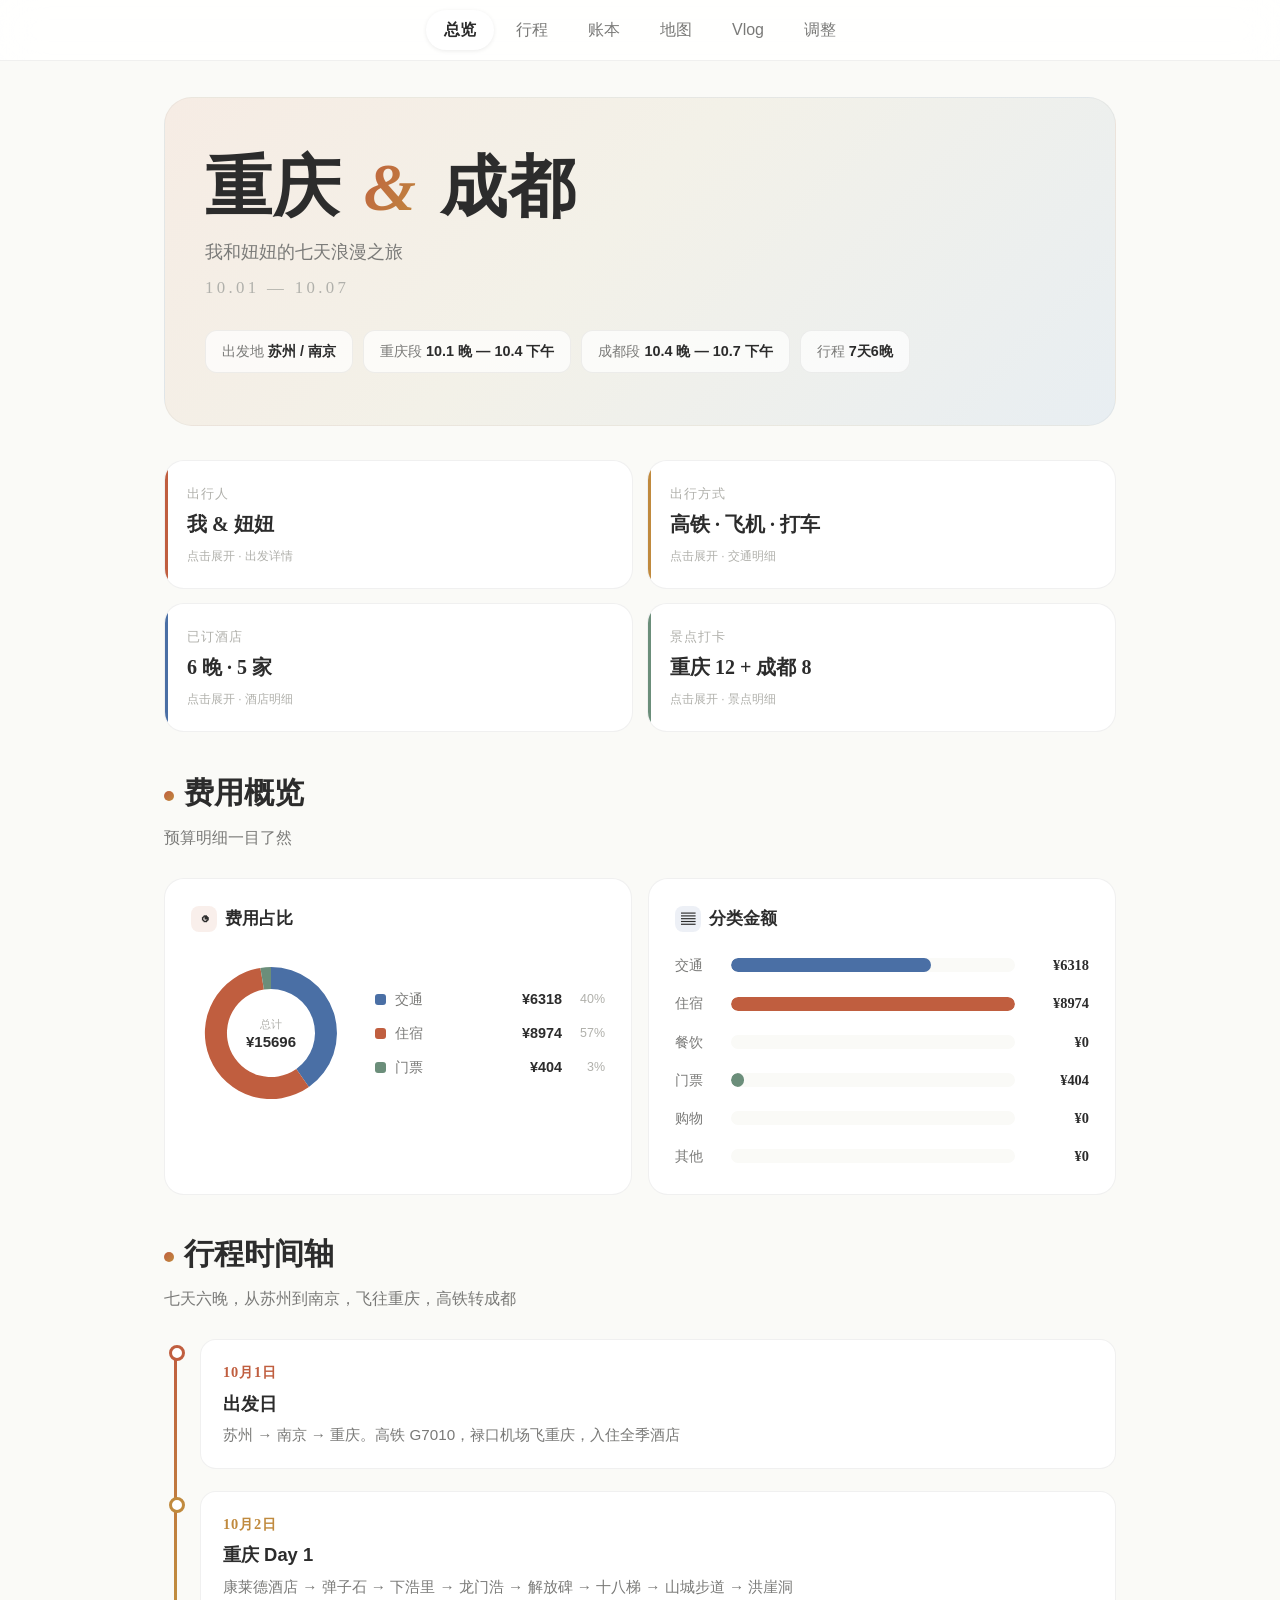
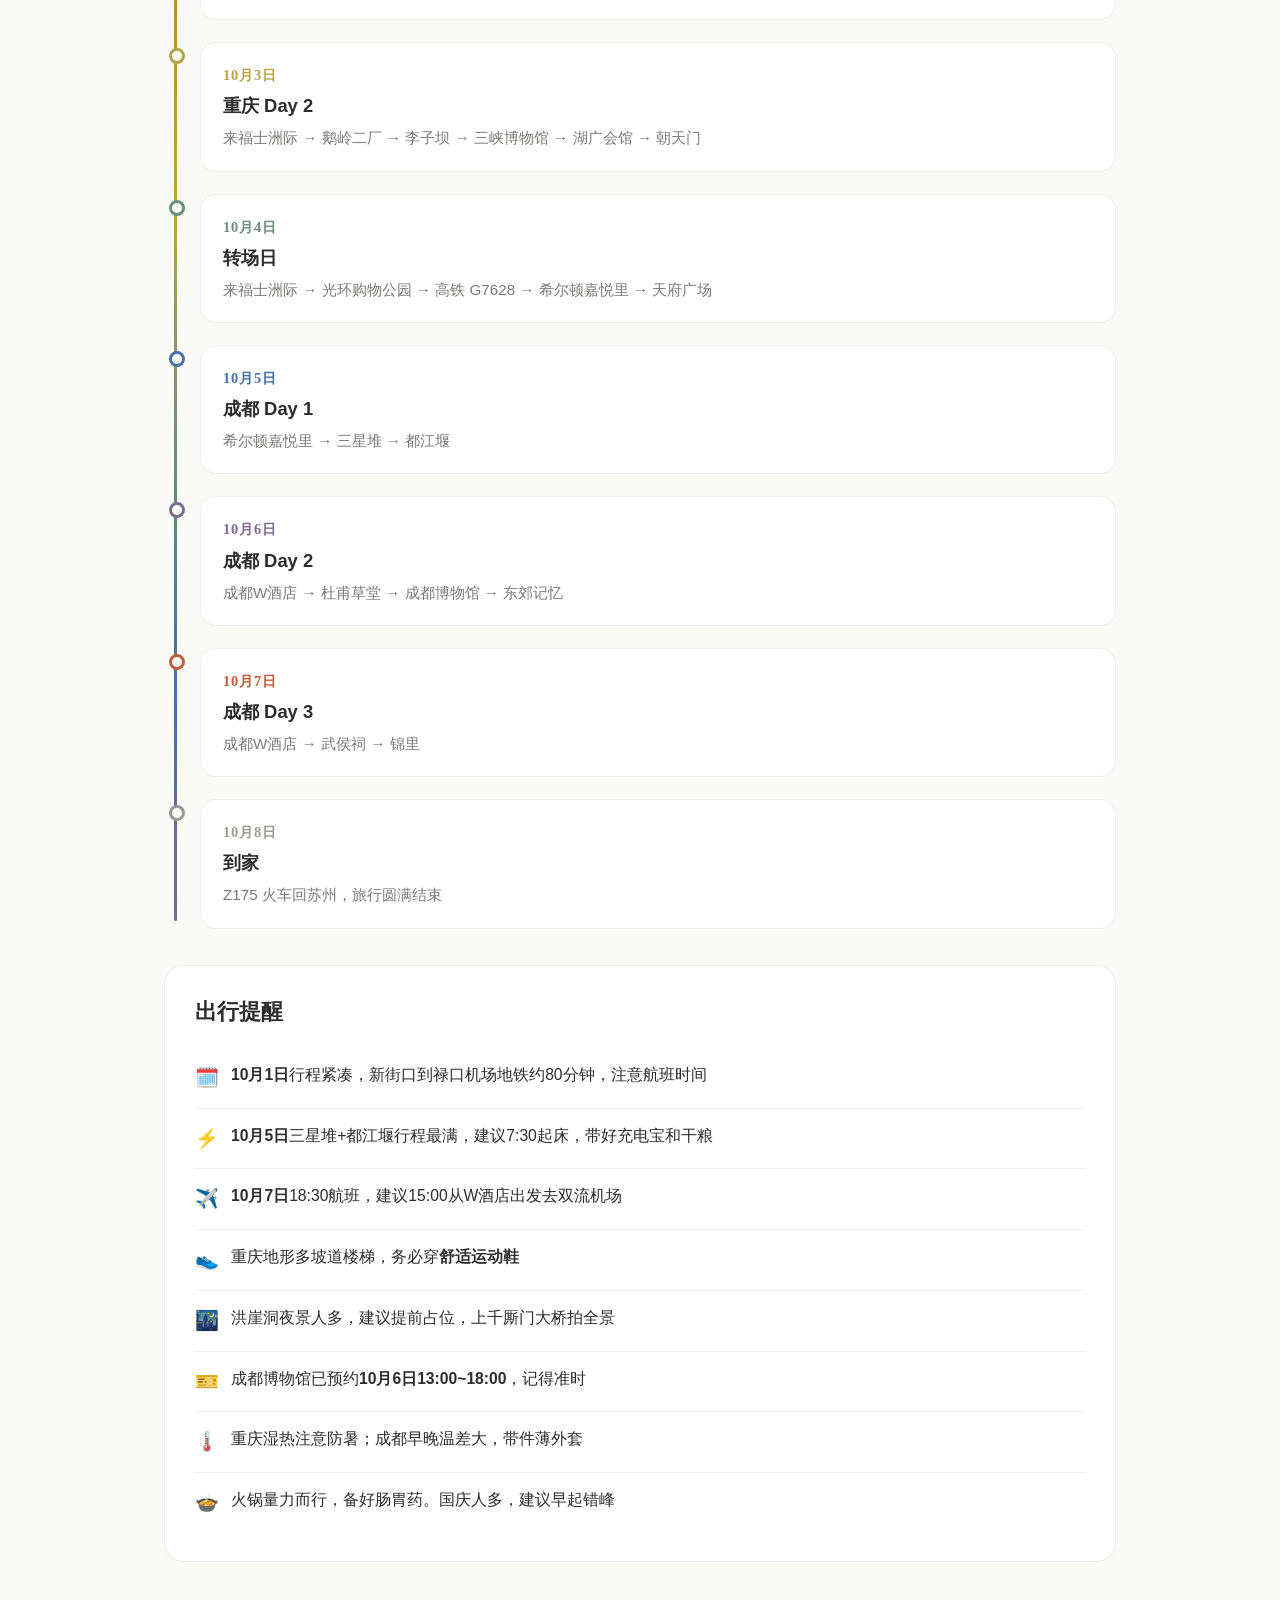
<file: index.html>
<!DOCTYPE html>
<html lang="zh-CN">
<head>
  <meta charset="UTF-8">
  <meta name="viewport" content="width=device-width, initial-scale=1.0, maximum-scale=1.0, user-scalable=no, viewport-fit=cover">
  <meta name="apple-mobile-web-app-capable" content="yes">
  <meta name="theme-color" content="#fafaf7">
  <title>2026 国庆旅行 · 重庆成都</title>
  <link rel="stylesheet" href="style.css">
</head>
<body>
  <div class="modal-bg" id="modalBg"><div class="modal-box"><h3 id="modalTitle">添加备注</h3><textarea id="modalInput" placeholder="输入内容..."></textarea><div class="modal-btns"><button class="btn-secondary" id="modalCancel">取消</button><button class="btn-primary" id="modalSave">保存</button></div></div></div>
  <nav class="glass-nav" id="nav"><div class="nav-inner">
      <button class="nav-btn active" data-tab="overview">总览</button>
      <button class="nav-btn" data-tab="daily">行程</button>
      <button class="nav-btn" data-tab="ledger">账本</button>
      <button class="nav-btn" data-tab="map">地图</button>
      <button class="nav-btn" data-tab="vlog">Vlog</button>
      <button class="nav-btn" data-tab="adjust">调整</button>
  </div></nav>
  <section id="overview" class="section active">
    <div class="banner"><div class="banner-badge" style="display:none"></div><h1>重庆 <span class="amp">&</span> 成都</h1><p class="banner-sub">我和妞妞的七天浪漫之旅</p><p class="banner-date">10.01 — 10.07</p><div class="banner-meta"><span class="banner-chip">出发地 <b>苏州 / 南京</b></span><span class="banner-chip">重庆段 <b>10.1 晚 — 10.4 下午</b></span><span class="banner-chip">成都段 <b>10.4 晚 — 10.7 下午</b></span><span class="banner-chip">行程 <b>7天6晚</b></span></div></div>
    <div class="info-grid">
      <details class="info-cell"><summary><span class="k">出行人</span><span class="v">我 &amp; 妞妞</span><span class="hint">点击展开 · 出发详情</span></summary><div class="info-detail"><div class="item"><span class="n">我</span><span class="p">从苏州工业园区出发</span></div><div class="item"><span class="n">妞妞</span><span class="p">从南京出发</span></div><div class="item"><span class="n">汇合</span><span class="p">10月1日 南京站</span></div></div></details>
      <details class="info-cell"><summary><span class="k">出行方式</span><span class="v">高铁 · 飞机 · 打车</span><span class="hint">点击展开 · 交通明细</span></summary><div class="info-detail"><div class="item"><span class="n"><span class="tag-mini tag-transport">高铁</span>5 程</span><span class="p"><b>¥684.5</b></span></div><div class="item"><span class="n"><span class="tag-mini tag-transport">飞机</span>2 程</span><span class="p"><b>¥5102</b></span></div><div class="item"><span class="n"><span class="tag-mini tag-transport">打车</span>9 程</span><span class="p"><b>¥465</b></span></div><div class="item"><span class="n"><span class="tag-mini tag-transport">地铁</span>5 程</span><span class="p"><b>¥41</b></span></div><div class="item"><span class="n"><span class="tag-mini tag-transport">大巴</span>1 程</span><span class="p"><b>¥25</b></span></div></div></details>
      <details class="info-cell"><summary><span class="k">已订酒店</span><span class="v">6 晚 · 5 家</span><span class="hint">点击展开 · 酒店明细</span></summary><div class="info-detail"><div class="item"><span class="n">10.1 全季机场店</span><span class="p"><b>¥401</b></span></div><div class="item"><span class="n">10.1 南京钟点房</span><span class="p"><b>¥205</b></span></div><div class="item"><span class="n">10.2 康莱德</span><span class="p"><b>¥2722</b></span></div><div class="item"><span class="n">10.3 来福士洲际</span><span class="p"><b>¥2270</b></span></div><div class="item"><span class="n">10.4-5 希尔顿嘉悦里</span><span class="p"><b>¥1942</b></span></div><div class="item"><span class="n">10.6 成都W酒店</span><span class="p"><b>¥1434</b></span></div></div></details>
      <details class="info-cell"><summary><span class="k">景点打卡</span><span class="v">重庆 12 + 成都 8</span><span class="hint">点击展开 · 景点明细</span></summary><div class="info-detail"><div class="item"><span class="n">重庆</span><span class="p">解放碑 · 洪崖洞 · 十八梯 · 山城步道 · 弹子石 · 下浩里 · 龙门浩 · 湖广会馆 · 鹅岭二厂 · 李子坝 · 三峡博物馆 · 光环购物公园</span></div><div class="item"><span class="n">成都</span><span class="p">三星堆 · 都江堰 · 杜甫草堂 · 成都博物馆 · 东郊记忆 · 武侯祠 · 锦里 · 天府广场</span></div></div></details>
    </div>
    <h2 class="sec-title"><span class="dot"></span>费用概览</h2><p class="sec-sub">预算明细一目了然</p>
    <div class="charts-row"><div class="chart-panel"><h3><span class="ic" style="background:rgba(192,94,63,0.1)">◔</span> 费用占比</h3><div id="pieBox"></div></div><div class="chart-panel"><h3><span class="ic" style="background:rgba(74,111,165,0.1)">▤</span> 分类金额</h3><div id="barBox"></div></div></div>
    <h2 class="sec-title"><span class="dot"></span>行程时间轴</h2><p class="sec-sub">七天六晚，从苏州到南京，飞往重庆，高铁转成都</p>
    <div class="timeline" id="timelineBox"></div>
    <div class="tips-section"><h3>出行提醒</h3>
    <div id="tipsBox"></div>
    </div>
  </section>
  <section id="daily" class="section">
    <h2 class="sec-title"><span class="dot"></span>每日行程</h2><p class="sec-sub">基于地理位置规划的科学线路 · 天气为10月当地预计</p>
    <div id="routesBox"></div>
    <h2 class="sec-title" style="margin-top:36px"><span class="dot"></span>详细日程</h2>
    <div id="daysBox"></div>
  </section>
  <section id="ledger" class="section">
    <h2 class="sec-title"><span class="dot"></span>旅行账本</h2><p class="sec-sub">记录每一笔花费，心中有数</p>
    <div class="ledger-summary"><div class="total-card"><div class="label" id="totalLabel">已记录总费用</div><div class="amount" id="totalAmount">¥0</div><div class="sub" id="totalSub"></div></div><div class="chart-card" id="categoryChart"></div></div>
    <div class="add-form"><h3>添加费用</h3><div class="form-grid">
      <div class="form-field"><label>日期</label><select id="expenseDate"><option value="10/1">10月1日</option><option value="10/2">10月2日</option><option value="10/3">10月3日</option><option value="10/4">10月4日</option><option value="10/5">10月5日</option><option value="10/6">10月6日</option><option value="10/7">10月7日</option><option value="10/8">10月8日</option><option value="预备">预备/其他</option></select></div>
      <div class="form-field"><label>类别</label><select id="expenseCategory"><option value="交通">交通</option><option value="住宿">住宿</option><option value="餐饮">餐饮</option><option value="门票">门票</option><option value="购物">购物</option><option value="其他">其他</option></select></div>
      <div class="form-field"><label>项目</label><input type="text" id="expenseItem" placeholder="例如：重庆火锅"></div>
      <div class="form-field"><label>金额</label><input type="number" id="expenseAmount" placeholder="0"></div>
    </div><button class="btn-primary" onclick="addExpense()">添加费用</button></div>
    <div class="filter-bar"><button class="filter-pill active" data-filter="all">全部</button><button class="filter-pill" data-filter="交通">交通</button><button class="filter-pill" data-filter="住宿">住宿</button><button class="filter-pill" data-filter="餐饮">餐饮</button><button class="filter-pill" data-filter="门票">门票</button><button class="filter-pill" data-filter="购物">购物</button><button class="filter-pill" data-filter="其他">其他</button></div>
    <div class="ledger-table-wrap"><table class="ledger-table"><thead><tr><th>日期</th><th>类别</th><th>项目</th><th>金额</th><th></th></tr></thead><tbody id="ledgerTableBody"></tbody></table></div>
  </section>
  <section id="map" class="section">
    <h2 class="sec-title"><span class="dot"></span>旅行地图</h2><p class="sec-sub">按天分组 · 数字代表游览顺序 · 图标为景点标志性元素</p>
    <div id="mapBox"></div>
  </section>
  <section id="vlog" class="section">
    <h2 class="sec-title"><span class="dot"></span>Vlog 素材</h2><p class="sec-sub">每日拍摄重点，回来帮你剪视频</p>
    <div id="vlogBox"></div>
    <div class="vlog-upload-card"><h3>📤 素材收集</h3><p>旅行结束后，把照片和视频打包发给我，我来帮你：</p><ul><li>挑选最佳镜头和精彩片段</li><li>配上合适的BGM（重庆川渝风 / 成都休闲风）</li><li>添加有趣的字幕和转场效果</li><li>生成完整的旅行vlog视频</li></ul><p class="vlog-tip">💡 拍摄建议：每天拍3~5段短视频（每段10~30秒），比拍长视频更容易剪辑</p></div>
  </section>
  <section id="adjust" class="section">
    <h2 class="sec-title"><span class="dot"></span>行程调整</h2><p class="sec-sub">输入文字，智能调整行程计划，所有页面同步更新</p>
    <div class="adjust-hero"><div class="ic">✨</div><div><h3>智能行程助手</h3><p>用自然语言描述你的调整需求</p></div></div>
    <div class="adjust-input-group"><textarea id="adjustInput" placeholder="例如：10月5日不去三星堆了，改去熊猫基地&#10;10月2日增加春熙路，晚上去吃火锅"></textarea><button onclick="applyAdjust()">应用调整</button></div>
    <div class="quick-chips">
      <button onclick="setAdjustText('10月5日不去三星堆了')">🗑️ 删除三星堆</button>
      <button onclick="setAdjustText('10月2日增加春熙路')">➕ 增加春熙路</button>
      <button onclick="setAdjustText('10月7日去人民公园喝茶')">🍵 人民公园喝茶</button>
      <button onclick="setAdjustText('10月3日增加火锅')">🍲 加火锅</button>
      <button onclick="resetTrip()">🔄 恢复默认行程</button>
    </div>
    <div class="result-box" id="adjustResult"><h4>调整结果</h4><p>输入指令后点击应用查看结果</p></div>
    <div class="tips-section" style="margin-top:28px"><h3>支持的指令格式</h3>
      <div class="tip-item"><span class="tip-icon">🗑️</span><span><strong>删除景点：</strong>10月5日不去三星堆了、删掉都江堰</span></div>
      <div class="tip-item"><span class="tip-icon">➕</span><span><strong>增加景点：</strong>10月2日增加春熙路、添加熊猫基地</span></div>
      <div class="tip-item"><span class="tip-icon">🔄</span><span><strong>替换景点：</strong>10月5日三星堆改成熊猫基地</span></div>
      <div class="tip-item"><span class="tip-icon">📝</span><span><strong>自由备注：</strong>10月6日中午吃火锅、记得带充电宝</span></div>
    </div>
  </section>
  <script src="data.js"></script>
  <script src="app.js"></script>
</body>
</html>
</file>
<file: style.css>
/* 复用 CSS（莫兰迪配色 + 手风琴 + 流程图） */
:root{--bg:#fafaf7;--card:#ffffff;--text:#2c2c2c;--text2:#7a7a78;--text3:#b0b0ab;--sep:rgba(0,0,0,0.06);--sep2:rgba(0,0,0,0.12);--red:#c05e3f;--orange:#c08a3e;--gold:#b8a24c;--green:#6b8e7a;--blue:#4a6fa5;--purple:#7e6b8f;--pink:#b87b8b;--font-display:"Songti SC","Noto Serif SC","STSong",Georgia,"Times New Roman",serif;--font-body:-apple-system,BlinkMacSystemFont,"PingFang SC","Helvetica Neue","Microsoft YaHei",sans-serif;--shadow:0 2px 20px rgba(0,0,0,0.04);--radius:20px}
*{margin:0;padding:0;box-sizing:border-box;-webkit-tap-highlight-color:transparent}
html{-webkit-text-size-adjust:100%;scroll-behavior:smooth}
body{font-family:var(--font-body);background:var(--bg);color:var(--text);font-size:17px;line-height:1.68;-webkit-font-smoothing:antialiased;padding-bottom:env(safe-area-inset-bottom);overflow-x:hidden}
.glass-nav{position:sticky;top:0;z-index:1000;background:rgba(255,255,255,0.86);backdrop-filter:blur(20px) saturate(180%);-webkit-backdrop-filter:blur(20px) saturate(180%);border-bottom:1px solid var(--sep)}
.nav-inner{max-width:1000px;margin:0 auto;display:flex;align-items:center;justify-content:center;gap:4px;padding:10px 16px;overflow-x:auto;-webkit-overflow-scrolling:touch;scrollbar-width:none}
.nav-inner::-webkit-scrollbar{display:none}
.nav-btn{padding:9px 18px;border:none;background:transparent;font-size:1rem;font-weight:500;color:var(--text2);cursor:pointer;white-space:nowrap;border-radius:100px;transition:all .25s;user-select:none;min-height:40px}
.nav-btn.active{color:var(--text);background:#fff;box-shadow:0 1px 4px rgba(0,0,0,0.08);font-weight:600}
.section{display:none;max-width:1000px;margin:0 auto;padding:36px 24px 60px;animation:fiu .5s ease-out}
.section.active{display:block}
@keyframes fiu{from{opacity:0;transform:translateY(16px)}to{opacity:1;transform:translateY(0)}}
.banner{position:relative;border-radius:28px;padding:52px 40px;margin-bottom:34px;background:linear-gradient(135deg,#f6ece4 0%,#f3f1e8 45%,#e8eef2 100%);overflow:hidden;border:1px solid rgba(0,0,0,0.04)}
.banner h1{position:relative;z-index:1;font-family:var(--font-display);font-size:clamp(2.9rem,7vw,4.2rem);font-weight:700;letter-spacing:0.01em;line-height:1.12;margin-bottom:12px;color:var(--text)}
.banner h1 .amp{background:linear-gradient(120deg,#c05e3f,#c08a3e);-webkit-background-clip:text;-webkit-text-fill-color:transparent;background-clip:text;font-style:italic;font-family:Georgia,serif;padding:0 6px}
.banner-sub{position:relative;z-index:1;font-size:1.15rem;color:var(--text2);margin-bottom:6px}
.banner-date{position:relative;z-index:1;font-family:var(--font-display);font-size:1.05rem;color:var(--text3);letter-spacing:0.2em}
.banner-meta{position:relative;z-index:1;margin-top:28px;display:flex;gap:10px;flex-wrap:wrap}
.banner-chip{background:rgba(255,255,255,0.7);border:1px solid var(--sep);padding:8px 16px;border-radius:12px;font-size:0.9rem;color:var(--text2)}
.banner-chip b{color:var(--text);font-weight:600}
.sec-title{font-family:var(--font-display);font-size:1.9rem;font-weight:700;margin-bottom:6px;color:var(--text)}
.sec-sub{font-size:1rem;color:var(--text2);margin-bottom:26px}
.sec-title .dot{display:inline-block;width:10px;height:10px;border-radius:50%;margin-right:10px;background:linear-gradient(135deg,#c05e3f,#c08a3e);vertical-align:middle}

/* 手风琴信息卡 */
.info-grid{display:grid;grid-template-columns:repeat(2,1fr);gap:14px;margin-bottom:36px}
details.info-cell{background:var(--card);border-radius:var(--radius);border:1px solid var(--sep);position:relative;overflow:hidden}
details.info-cell::before{content:"";position:absolute;left:0;top:0;bottom:0;width:3px;background:#c05e3f}
details.info-cell:nth-child(2)::before{background:#c08a3e}
details.info-cell:nth-child(3)::before{background:#4a6fa5}
details.info-cell:nth-child(4)::before{background:#6b8e7a}
details.info-cell summary{list-style:none;cursor:pointer;padding:22px;display:flex;flex-direction:column;gap:4px;user-select:none}
details.info-cell summary::-webkit-details-marker{display:none}
details.info-cell summary .k{font-size:0.8rem;color:var(--text3);letter-spacing:0.08em;text-transform:uppercase}
details.info-cell summary .v{font-family:var(--font-display);font-size:1.25rem;font-weight:600}
details.info-cell summary .hint{font-size:0.75rem;color:var(--text3)}
.info-detail{padding:0 22px 22px;border-top:1px dashed var(--sep2);padding-top:16px;margin-top:4px}
.info-detail .item{display:flex;justify-content:space-between;gap:10px;padding:7px 0;font-size:0.9rem;border-bottom:1px solid var(--sep)}
.info-detail .item:last-child{border-bottom:none}
.info-detail .n{color:var(--text2)}
.info-detail .p{color:var(--text);font-weight:500;text-align:right}
.info-detail .p b{color:#c05e3f;font-weight:600}
.tag-mini{font-size:0.72rem;padding:2px 8px;border-radius:6px;margin-right:6px}

/* 图表 */
.charts-row{display:grid;grid-template-columns:1fr 1fr;gap:16px;margin-bottom:34px}
.chart-panel{background:var(--card);border-radius:var(--radius);padding:26px;border:1px solid var(--sep)}
.chart-panel h3{font-size:1.05rem;font-weight:600;margin-bottom:20px;display:flex;align-items:center;gap:8px}
.chart-panel h3 .ic{width:26px;height:26px;border-radius:8px;display:inline-flex;align-items:center;justify-content:center;font-size:0.9rem}
#pieBox{display:flex;align-items:center;gap:24px;flex-wrap:wrap;justify-content:center}
#pieLegend{flex:1;min-width:150px;display:flex;flex-direction:column;gap:10px}
.pie-leg{display:flex;align-items:center;gap:9px;font-size:0.9rem;color:var(--text2)}
.pie-leg .sw{width:11px;height:11px;border-radius:3px;flex-shrink:0}
.pie-leg b{color:var(--text);margin-left:auto;font-variant-numeric:tabular-nums;font-weight:600}
.pie-leg .pct{font-size:0.78rem;color:var(--text3);min-width:34px;text-align:right}
#barBox{display:flex;flex-direction:column;gap:14px}
.bar-row{display:flex;align-items:center;gap:12px;font-size:0.9rem}
.bar-row .lbl{min-width:44px;color:var(--text2)}
.bar-row .trk{flex:1;height:14px;background:var(--bg);border-radius:7px;overflow:hidden}
.bar-row .fill{height:100%;border-radius:7px;transition:width .6s cubic-bezier(0.4,0,0.2,1)}
.bar-row .val{min-width:62px;text-align:right;font-weight:600;font-variant-numeric:tabular-nums;font-family:var(--font-display)}

/* 时间轴 */
.timeline{position:relative;padding-left:36px;margin-bottom:36px}
.timeline::before{content:"";position:absolute;left:10px;top:8px;bottom:8px;width:3px;background:linear-gradient(180deg,#c05e3f,#c08a3e,#b8a24c,#6b8e7a,#4a6fa5,#7e6b8f);border-radius:2px}
.timeline-item{position:relative;padding-bottom:22px}
.timeline-item:last-child{padding-bottom:0}
.timeline-dot{position:absolute;left:-31px;top:6px;width:16px;height:16px;background:#fff;border:3px solid #c05e3f;border-radius:50%}
.timeline-content{background:var(--card);border-radius:16px;padding:20px 22px;border:1px solid var(--sep)}
.timeline-date{font-family:var(--font-display);font-size:0.9rem;font-weight:600;color:#c05e3f;letter-spacing:0.06em;margin-bottom:4px}
.timeline-title{font-size:1.15rem;font-weight:600;margin-bottom:4px}
.timeline-detail{font-size:0.95rem;color:var(--text2);line-height:1.6}
.tips-section{background:var(--card);border-radius:var(--radius);padding:28px 30px;border:1px solid var(--sep)}
.tips-section h3{font-family:var(--font-display);font-size:1.35rem;font-weight:700;margin-bottom:18px}
.tip-item{padding:14px 0;border-bottom:1px solid var(--sep);font-size:0.98rem;line-height:1.6;display:flex;gap:12px;align-items:flex-start}
.tip-item:last-child{border-bottom:none}
.tip-icon{font-size:1.2rem;flex-shrink:0;margin-top:1px}

/* 线路卡片 */
.route-card{background:var(--card);border-radius:var(--radius);padding:26px 28px;margin-bottom:18px;border:1px solid var(--sep);border-left:3px solid #c05e3f}
.route-card h3{font-family:var(--font-display);font-size:1.2rem;font-weight:700;margin-bottom:14px}
.route-flow{display:flex;flex-wrap:wrap;align-items:center;gap:7px;margin-bottom:14px}
.route-node{background:var(--bg);padding:8px 15px;border-radius:100px;font-size:0.92rem;font-weight:500;border:1px solid var(--sep)}
.route-node.highlight{background:linear-gradient(135deg,#c05e3f,#c08a3e);color:#fff;border:none}
.route-arrow{color:var(--text3);font-size:0.85rem}
.route-tip{background:#f5f0e6;border-left:3px solid #c08a3e;padding:13px 16px;border-radius:0 12px 12px 0;font-size:0.92rem;color:var(--text2);line-height:1.65}

/* 每日卡片 */
.day-card{background:var(--card);border-radius:var(--radius);padding:26px 28px;margin-bottom:18px;border:1px solid var(--sep)}
.day-header{display:flex;align-items:center;gap:16px;margin-bottom:18px;flex-wrap:wrap}
.day-badge{width:54px;height:54px;border-radius:14px;display:flex;flex-direction:column;align-items:center;justify-content:center;color:#fff;flex-shrink:0;font-family:var(--font-display)}
.day-badge .num{font-size:1.35rem;font-weight:700;line-height:1}
.day-badge .label{font-size:0.58rem;font-weight:500;opacity:0.85;letter-spacing:0.06em}
.day-info h3{font-size:1.12rem;font-weight:600;margin-bottom:2px}
.day-info p{font-size:0.88rem;color:var(--text2)}
.weather-chip{display:flex;align-items:center;gap:6px;background:#eef2f5;border:1px solid rgba(74,111,165,0.2);padding:6px 14px;border-radius:100px;font-size:0.9rem;color:#3d5f8f;font-weight:500}
.day-actions{margin-left:auto}
.day-actions button{background:var(--bg);border:1px solid var(--sep);padding:9px 18px;border-radius:100px;font-size:0.9rem;font-weight:500;color:#c05e3f;cursor:pointer;min-height:40px}
.schedule-list{display:flex;flex-direction:column}
.schedule-row{display:flex;align-items:center;gap:12px;padding:12px 0;border-bottom:1px solid var(--sep)}
.schedule-row:last-child{border-bottom:none}
.schedule-time{font-family:var(--font-display);font-size:0.88rem;font-weight:600;color:var(--text2);min-width:80px;flex-shrink:0}
.schedule-tag{font-size:0.72rem;font-weight:600;padding:3px 11px;border-radius:100px;flex-shrink:0}
.tag-transport{background:rgba(74,111,165,0.13);color:#3d6395}
.tag-hotel{background:rgba(192,94,63,0.13);color:#a84f33}
.tag-sight{background:rgba(107,142,122,0.13);color:#4e7a64}
.tag-food{background:rgba(192,138,62,0.13);color:#a8742f}
.tag-ticket{background:rgba(126,107,143,0.13);color:#6a5680}
.schedule-desc{flex:1;font-size:0.95rem}
.schedule-desc strong{color:#c05e3f;font-weight:600}
.spot-row{display:flex;flex-wrap:wrap;align-items:center;gap:6px;flex:1}
.spot-chip{background:#f0f4f1;padding:4px 12px;border-radius:100px;font-size:0.85rem;border:1px solid rgba(107,142,122,0.2)}
.spot-chip .e{margin-right:4px}
.day-notes-area{margin-top:14px;padding-top:14px;border-top:1px dashed var(--sep2)}
.note-bubble{background:#f5f0e6;border-radius:12px;padding:12px 16px;margin-bottom:8px;font-size:0.9rem;display:flex;justify-content:space-between;align-items:flex-start;gap:10px}
.note-bubble .note-delete{background:none;border:none;color:var(--text3);font-size:1.1rem;cursor:pointer;padding:0 4px}

/* 地图流程图 */
.city-block{border-radius:var(--radius);padding:28px 30px;margin-bottom:28px;border:1px solid var(--sep)}
.city-block.cq{background:linear-gradient(135deg,#f6ece4,#f3f1e8)}
.city-block.cd{background:linear-gradient(135deg,#e8eef2,#f0eef4)}
.city-block.transition{background:linear-gradient(135deg,rgba(107,142,122,0.16),rgba(192,94,63,0.16))}
.city-title{display:flex;align-items:center;gap:10px;font-family:var(--font-display);font-size:1.4rem;font-weight:700;margin-bottom:6px}
.city-title .ct-em{font-size:1.5rem}
.city-sub{font-size:0.9rem;color:var(--text2);margin-bottom:24px}
.flow-day{margin-bottom:26px}
.flow-day:last-child{margin-bottom:0}
.flow-day-label{display:flex;align-items:center;gap:10px;margin-bottom:14px}
.flow-day-label .badge{color:#fff;padding:4px 14px;border-radius:100px;font-size:0.85rem;font-weight:600}
.flow-day-label .zone{font-size:0.9rem;color:var(--text2)}
.flow-spots{display:flex;flex-wrap:wrap;align-items:center;gap:8px;row-gap:14px}
.flow-spot{display:flex;flex-direction:column;align-items:center;gap:4px}
.flow-spot .node{width:52px;height:52px;border-radius:16px;display:flex;flex-direction:column;align-items:center;justify-content:center;color:#fff;position:relative;box-shadow:var(--shadow)}
.flow-spot .node .em{font-size:1.3rem;line-height:1}
.flow-spot .node .idx{position:absolute;top:-6px;right:-6px;width:20px;height:20px;border-radius:50%;background:#fff;color:var(--text);font-size:0.7rem;font-weight:700;display:flex;align-items:center;justify-content:center;border:1.5px solid var(--sep2)}
.flow-spot .nm{font-size:0.8rem;text-align:center;white-space:nowrap;line-height:1.3}
.flow-arrow{color:var(--text3);font-size:1.1rem;flex-shrink:0;margin:0 2px}

/* Vlog */
.vlog-card{background:var(--card);border-radius:var(--radius);padding:24px 26px;margin-bottom:18px;border:1px solid var(--sep)}
.vlog-card h3{font-family:var(--font-display);font-size:1.12rem;font-weight:700;margin-bottom:12px}
.shot-list{list-style:none}
.shot-list li{padding:10px 0;font-size:0.95rem;border-bottom:1px solid var(--sep)}
.shot-list li:last-child{border-bottom:none}
.vlog-upload-card{background:linear-gradient(135deg,#eef2f5,#f4eef2);border-radius:var(--radius);padding:30px 32px;margin-top:28px;border:1px solid var(--sep)}
.vlog-upload-card h3{font-family:var(--font-display);font-size:1.35rem;font-weight:700;margin-bottom:14px}
.vlog-upload-card p,.vlog-upload-card li{font-size:0.95rem;color:var(--text2);line-height:1.65}
.vlog-upload-card ul{margin:10px 0;padding-left:20px}
.vlog-upload-card li{margin:5px 0}
.vlog-tip{background:rgba(255,255,255,0.7);border:1px solid var(--sep);padding:12px 16px;border-radius:12px;margin-top:14px;font-size:0.9rem;color:var(--text2)}

/* 账本 */
.ledger-summary{display:grid;grid-template-columns:1fr;gap:16px;margin-bottom:24px}
.total-card{background:linear-gradient(135deg,#f6ece4,#f3f1e8);border-radius:var(--radius);padding:30px;text-align:center;border:1px solid rgba(192,94,63,0.15)}
.total-card .label{font-size:0.9rem;color:var(--text2);margin-bottom:10px}
.total-card .amount{font-family:var(--font-display);font-size:2.6rem;font-weight:700;color:var(--text)}
.total-card .sub{font-size:0.85rem;color:var(--text2);margin-top:8px}
.chart-card{background:var(--card);border-radius:var(--radius);padding:24px;border:1px solid var(--sep);display:flex;flex-direction:column;gap:13px}
.chart-row{display:flex;align-items:center;gap:12px}
.chart-label{font-size:0.92rem;font-weight:500;min-width:46px;color:var(--text2)}
.chart-track{flex:1;height:11px;background:var(--bg);border-radius:6px;overflow:hidden}
.chart-fill{height:100%;border-radius:6px;transition:width .6s cubic-bezier(0.4,0,0.2,1)}
.chart-value{font-family:var(--font-display);font-size:0.92rem;font-weight:600;min-width:60px;text-align:right}
.add-form{background:var(--card);border-radius:var(--radius);padding:26px 28px;margin-bottom:22px;border:1px solid var(--sep)}
.add-form h3{font-family:var(--font-display);font-size:1.25rem;font-weight:700;margin-bottom:18px}
.form-grid{display:grid;grid-template-columns:repeat(2,1fr);gap:12px;margin-bottom:16px}
.form-field{display:flex;flex-direction:column;gap:5px}
.form-field label{font-size:0.82rem;font-weight:500;color:var(--text3)}
.form-field input,.form-field select{padding:12px 14px;border:1px solid var(--sep2);border-radius:12px;font-size:1rem;font-family:inherit;background:#fff;color:var(--text);-webkit-appearance:none}
.btn-primary{background:linear-gradient(135deg,#c05e3f,#c08a3e);color:#fff;border:none;padding:14px 32px;border-radius:100px;font-size:1rem;font-weight:600;cursor:pointer;min-height:48px;-webkit-appearance:none}
.filter-bar{display:flex;gap:8px;margin-bottom:18px;overflow-x:auto;scrollbar-width:none;padding:2px 0}
.filter-pill{padding:9px 18px;border:1px solid var(--sep2);background:#fff;border-radius:100px;font-size:0.92rem;font-weight:500;cursor:pointer;white-space:nowrap;min-height:38px;color:var(--text2)}
.filter-pill.active{background:linear-gradient(135deg,#c05e3f,#c08a3e);color:#fff;border-color:transparent}
.ledger-table-wrap{background:var(--card);border-radius:var(--radius);padding:18px 20px;border:1px solid var(--sep);overflow-x:auto}
.ledger-table{width:100%;border-collapse:collapse;font-size:0.95rem;min-width:420px}
.ledger-table th{text-align:left;padding:12px 10px;border-bottom:1px solid var(--sep2);font-weight:600;font-size:0.8rem;color:var(--text3)}
.ledger-table td{padding:14px 10px;border-bottom:1px solid var(--sep)}
.del-btn{background:none;border:none;color:#c05e3f;font-size:1.05rem;cursor:pointer;padding:6px}

/* 调整 */
.adjust-hero{background:linear-gradient(135deg,#f6ece4,#f4eef2);border-radius:16px;padding:18px 24px;margin-bottom:18px;border:1px solid var(--sep);display:flex;align-items:center;gap:14px}
.adjust-hero .ic{width:40px;height:40px;border-radius:12px;background:linear-gradient(135deg,#c05e3f,#c08a3e);display:flex;align-items:center;justify-content:center;font-size:1.2rem;flex-shrink:0}
.adjust-hero h3{font-family:var(--font-display);font-size:1.15rem;font-weight:700}
.adjust-hero p{font-size:0.85rem;color:var(--text2)}
.adjust-input-group{display:flex;flex-direction:column;gap:12px;margin-bottom:18px}
.adjust-input-group textarea{width:100%;padding:18px 20px;border:1px solid var(--sep2);border-radius:16px;font-size:1.05rem;font-family:inherit;background:#fff;color:var(--text);-webkit-appearance:none;min-height:160px;resize:vertical;line-height:1.6}
.adjust-input-group button{background:linear-gradient(135deg,#c05e3f,#c08a3e);color:#fff;border:none;padding:16px 32px;border-radius:14px;font-size:1.05rem;font-weight:600;cursor:pointer;min-height:52px;-webkit-appearance:none;align-self:flex-end}
.quick-chips{display:flex;flex-wrap:wrap;gap:9px;margin-bottom:20px}
.quick-chips button{background:#fff;border:1px solid var(--sep2);padding:10px 18px;border-radius:100px;font-size:0.92rem;font-weight:500;cursor:pointer;min-height:40px;color:var(--text2)}
.result-box{background:var(--card);border-radius:16px;padding:24px;display:none;border-left:4px solid #6b8e7a;border:1px solid var(--sep)}
.result-box.show{display:block}
.result-box.error{border-left:4px solid #c05e3f}
.result-box h4{font-size:1.05rem;font-weight:600;margin-bottom:6px}
.result-box p{font-size:0.95rem;color:var(--text2)}
.modal-bg{display:none;position:fixed;inset:0;background:rgba(0,0,0,0.4);backdrop-filter:blur(8px);z-index:2000;align-items:center;justify-content:center;padding:20px}
.modal-bg.show{display:flex}
.modal-box{background:#fff;border-radius:22px;padding:26px;width:100%;max-width:440px;max-height:80vh;overflow-y:auto;box-shadow:0 25px 50px -12px rgba(0,0,0,0.2)}
.modal-box h3{font-family:var(--font-display);font-size:1.2rem;font-weight:700;margin-bottom:14px}
.modal-box textarea{width:100%;padding:14px;border:1px solid var(--sep2);border-radius:14px;font-size:1rem;font-family:inherit;resize:vertical;min-height:110px;background:var(--bg);color:var(--text);-webkit-appearance:none}
.modal-btns{display:flex;gap:10px;margin-top:18px}
.modal-btns button{flex:1;padding:13px;border-radius:12px;font-size:1rem;font-weight:600;cursor:pointer;border:none;min-height:46px}
.btn-secondary{background:var(--bg);color:var(--text)}
@media(min-width:600px){.ledger-summary{grid-template-columns:1fr 1.6fr}.form-grid{grid-template-columns:repeat(4,1fr)}.charts-row{grid-template-columns:1fr 1fr}}
@media(max-width:640px){.section{padding:24px 16px 44px}.banner{padding:38px 24px}.banner h1{font-size:2.5rem}.sec-title{font-size:1.6rem}.info-grid{grid-template-columns:1fr;gap:10px}.timeline{padding-left:30px}.route-card,.day-card{padding:20px 18px}.tips-section{padding:22px 18px}.form-grid{grid-template-columns:1fr}.adjust-input-group button{width:100%;align-self:stretch}.ledger-summary{grid-template-columns:1fr}.total-card .amount{font-size:2.1rem}.day-header{gap:12px}.day-badge{width:48px;height:48px}.nav-btn{font-size:0.9rem;padding:8px 13px}.flow-spot .node{width:46px;height:46px}.charts-row{grid-template-columns:1fr}}
</file>
